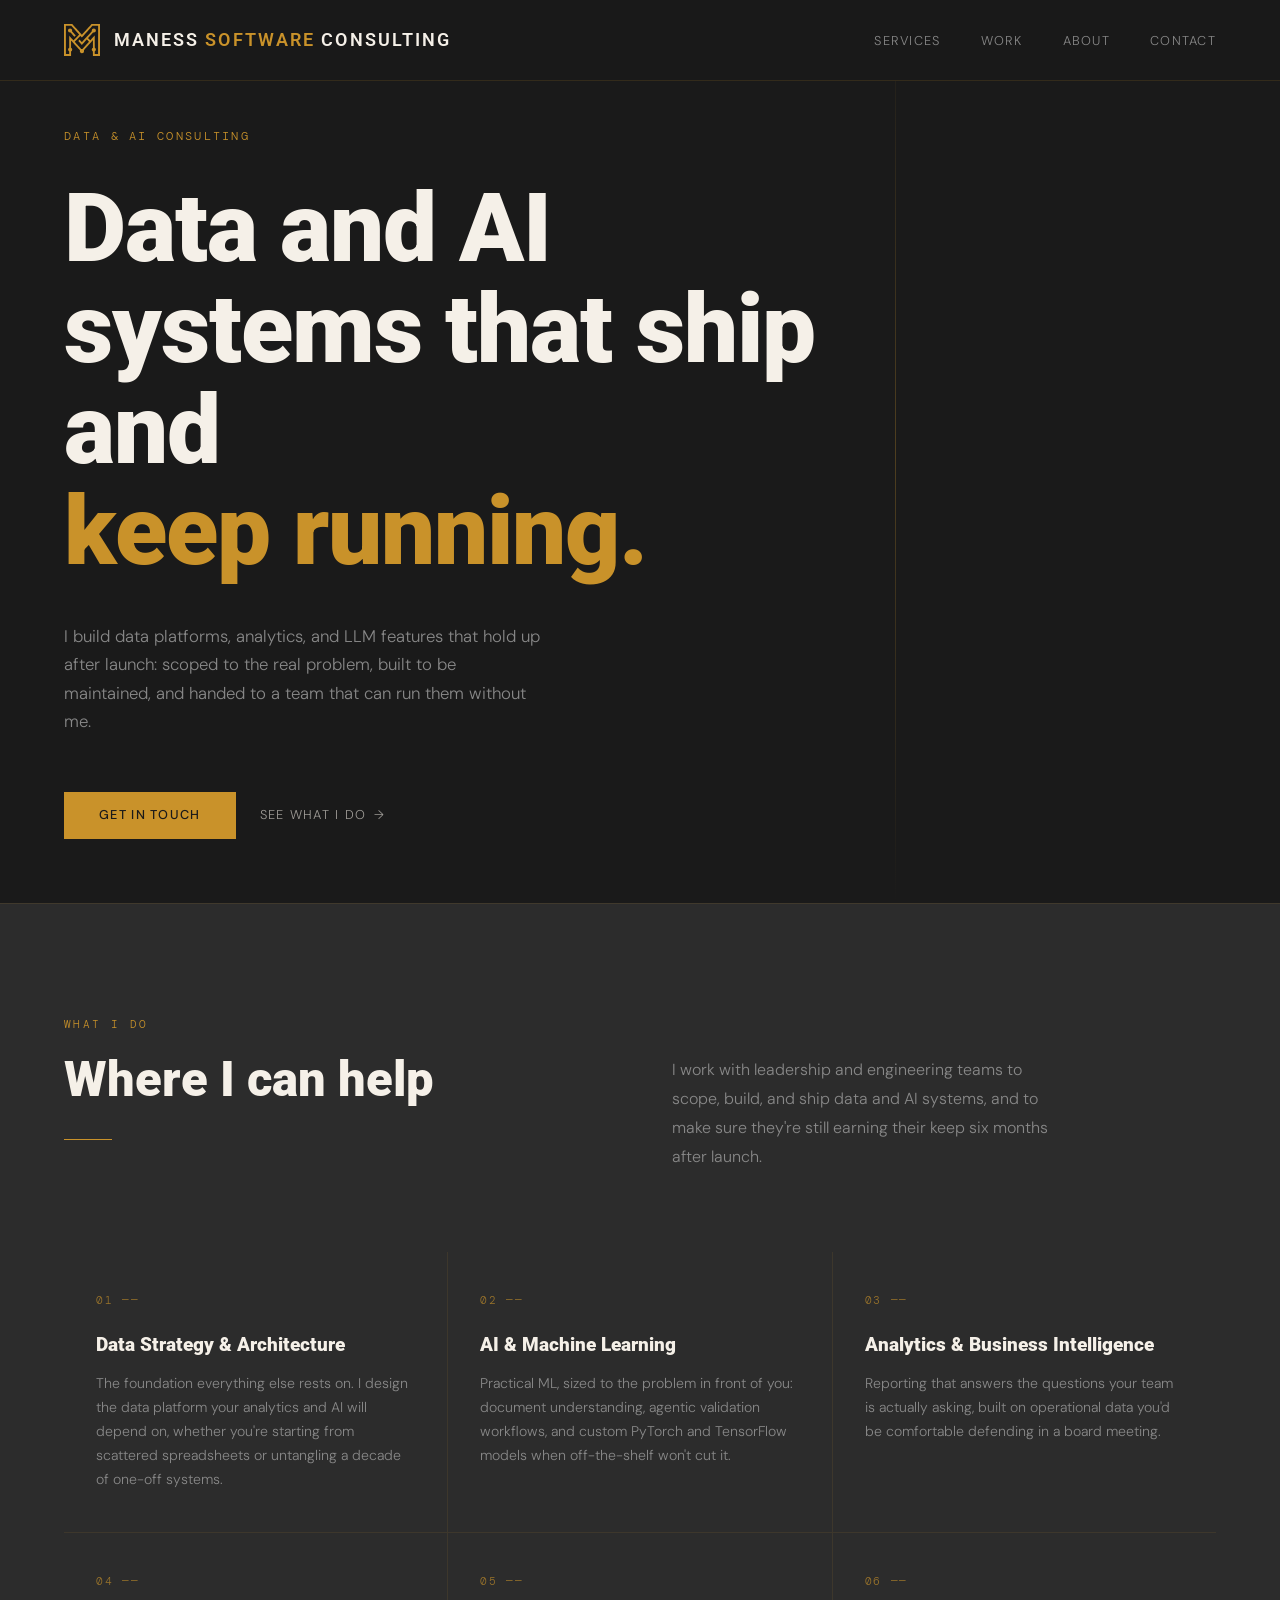
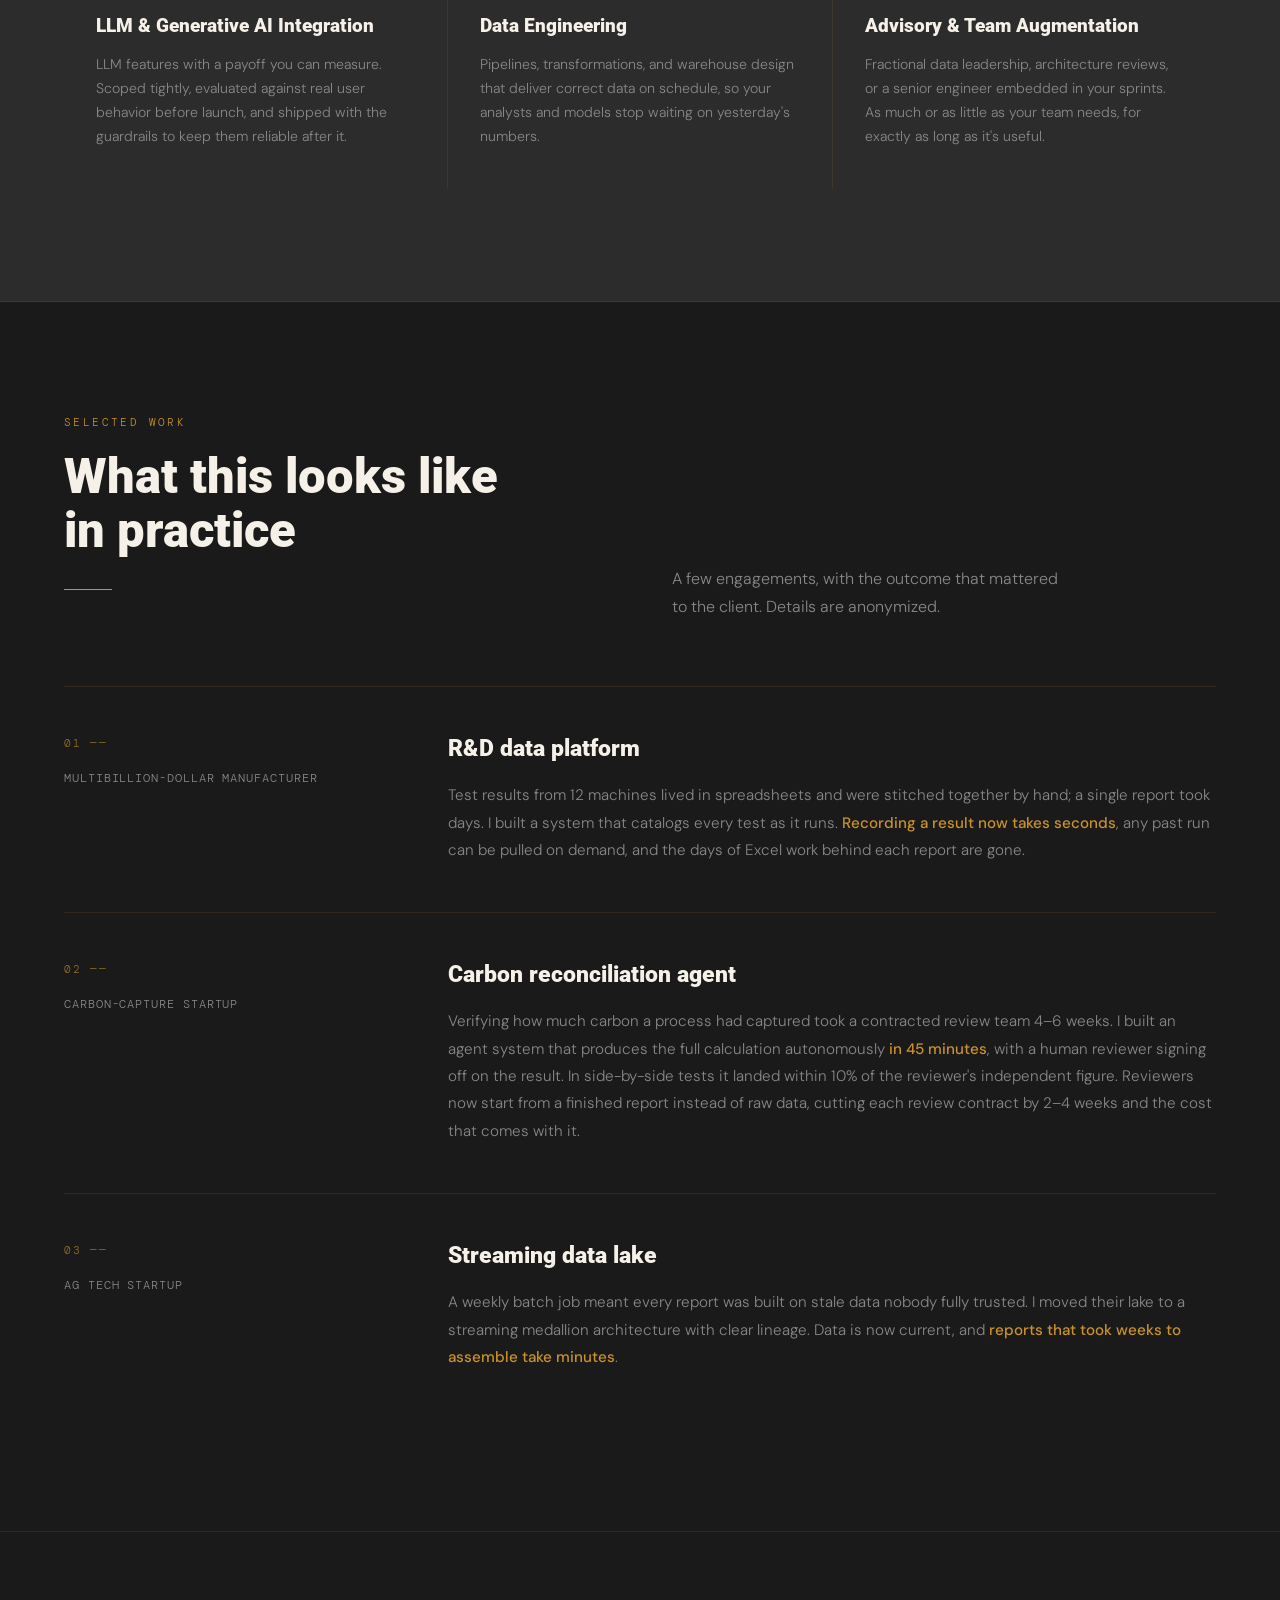
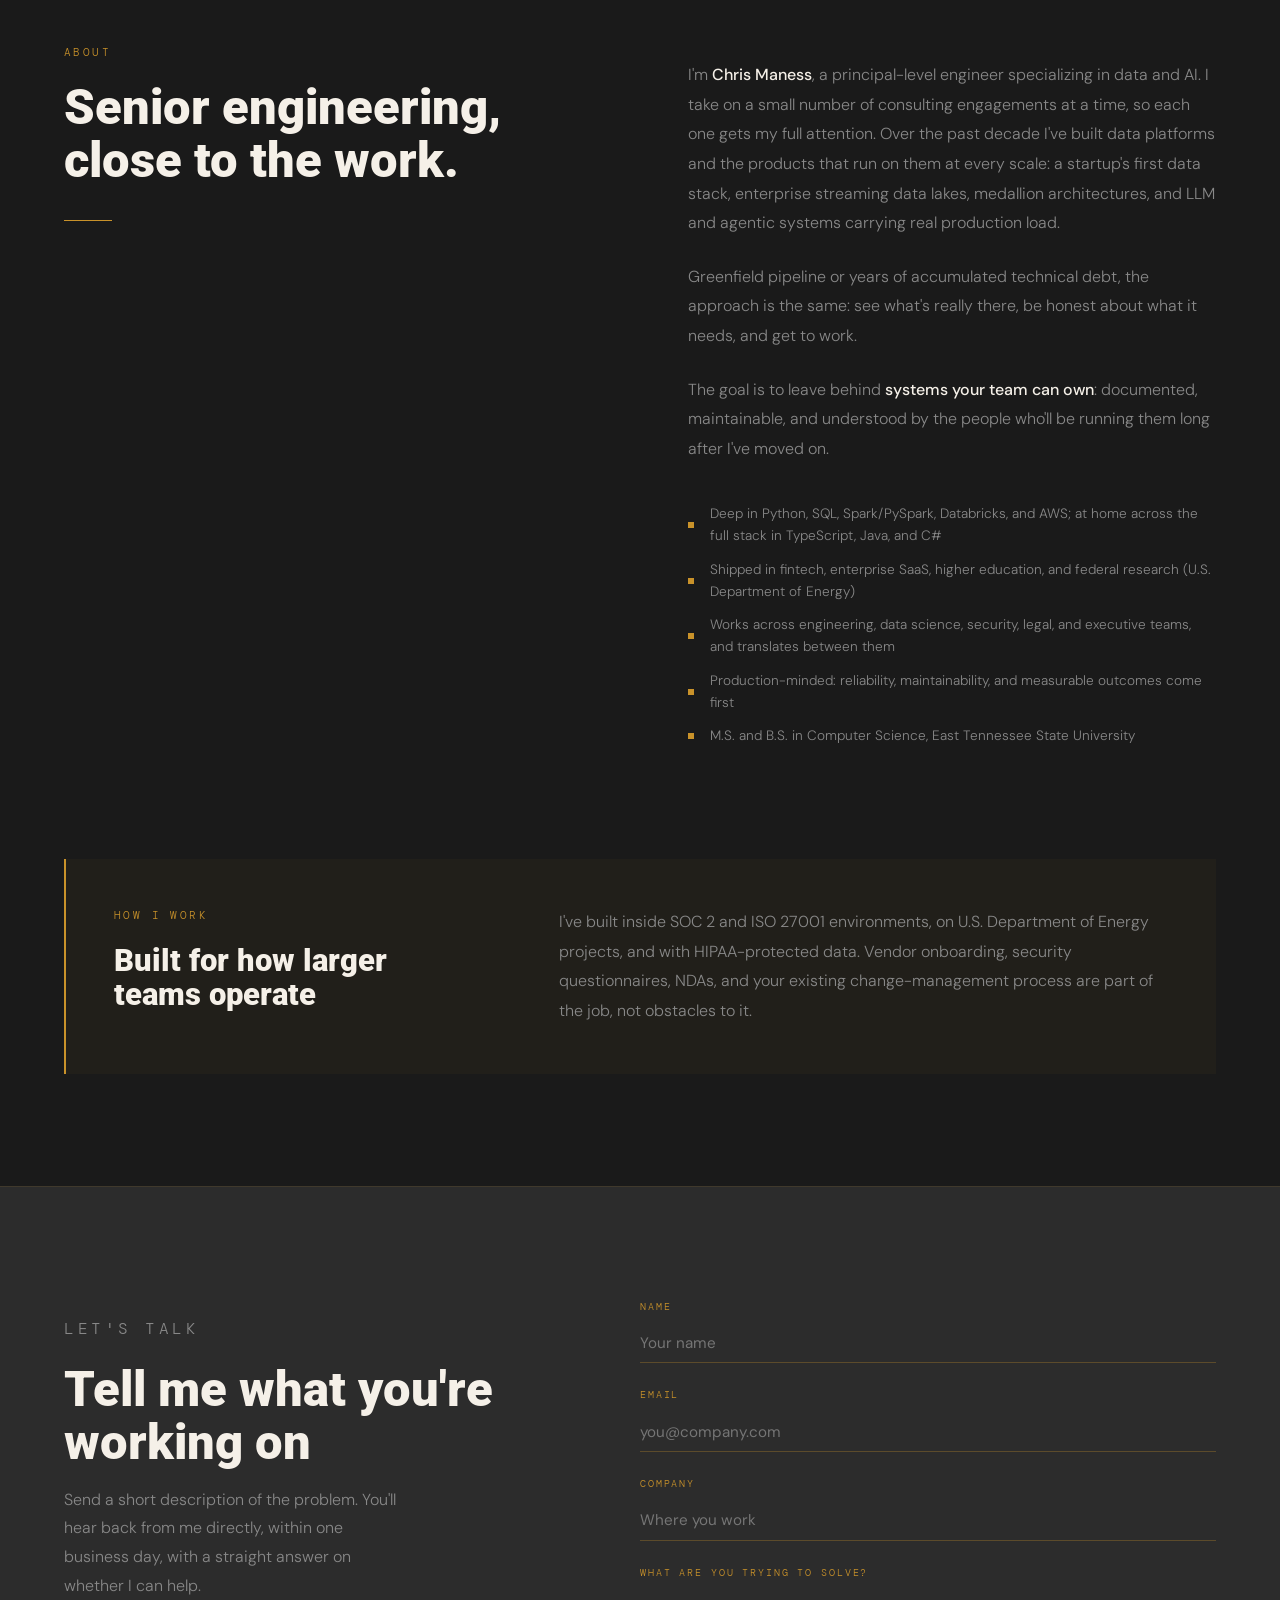
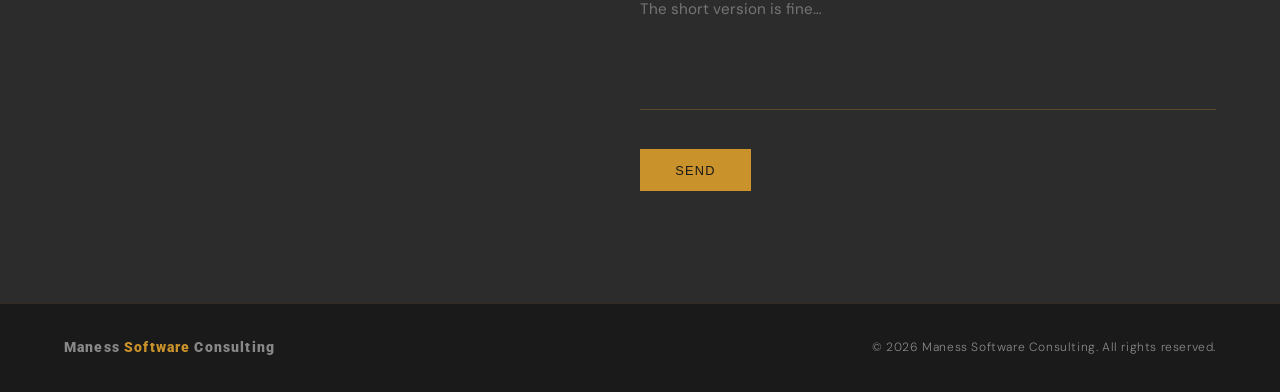
<file: index.html>
<!DOCTYPE html>
<html lang="en">
<head>
  <meta charset="UTF-8" />
  <meta name="viewport" content="width=device-width, initial-scale=1.0" />
  <title>Maness Software Consulting | Data &amp; AI Systems Built for Production</title>
  <link rel="icon" href="favicon.ico" sizes="16x16 32x32 48x48 64x64">
  <link rel="icon" type="image/svg+xml" href="maness_consulting_logo_gold_circle.svg">
  <link rel="preconnect" href="https://fonts.googleapis.com" />
  <link rel="preconnect" href="https://fonts.gstatic.com" crossorigin />
  <link href="https://fonts.googleapis.com/css2?family=Roboto:wght@400;700;900&family=DM+Sans:wght@300;400;500&family=DM+Mono:wght@400&display=swap" rel="stylesheet" />

  <style>
    :root {
      --charcoal: #1a1a1a;
      --charcoal-mid: #2c2c2c;
      --charcoal-light: #3e3e3e;
      --gold: #c9922a;
      --gold-bright: #e0a83a;
      --cream: #f5f0e8;
      --text-muted: #888;
    }

    *, *::before, *::after {
      box-sizing: border-box;
      margin: 0;
      padding: 0;
    }

    html {
      scroll-behavior: smooth;
    }

    body {
      background: var(--charcoal);
      color: var(--cream);
      font-family: 'DM Sans', sans-serif;
      font-weight: 300;
      line-height: 1.6;
      overflow-x: hidden;
    }

    /* ─── NAV ─── */
    nav {
      position: fixed;
      top: 0;
      width: 100%;
      z-index: 100;
      display: flex;
      justify-content: space-between;
      align-items: center;
      padding: 1.5rem 4rem;
      background: rgba(26,26,26,0.92);
      backdrop-filter: blur(12px);
      border-bottom: 1px solid rgba(201,146,42,0.15);
    }

    .nav-logo {
      display: flex;
      align-items: center;
      gap: 0.85rem;
      font-family: 'Roboto', sans-serif;
      font-size: 1.1rem;
      font-weight: 600;
      letter-spacing: 0.12em;
      text-transform: uppercase;
      color: var(--cream);
      text-decoration: none;
    }

    .nav-logo img {
      height: 2rem;
      width: auto;
      display: block;
      flex-shrink: 0;
    }

    .nav-logo-text span {
      color: var(--gold);
    }

    .nav-links {
      display: flex;
      gap: 2.5rem;
      list-style: none;
    }

    .nav-links a {
      color: var(--text-muted);
      text-decoration: none;
      font-size: 0.8rem;
      letter-spacing: 0.1em;
      text-transform: uppercase;
      transition: color 0.25s;
    }

    .nav-links a:hover {
      color: var(--gold-bright);
    }

    /* ─── HERO ─── */
    #hero {
      min-height: 100vh;
      display: flex;
      flex-direction: column;
      justify-content: center;
      padding: 8rem 4rem 4rem;
      position: relative;
      overflow: hidden;
    }

    .hero-bg-line {
      position: absolute;
      top: 0; right: 0;
      width: 1px;
      height: 100%;
      background: linear-gradient(to bottom, transparent, var(--gold), transparent);
      opacity: 0.3;
      right: 30%;
    }

    .hero-eyebrow {
      font-family: 'DM Mono', monospace;
      font-size: 0.72rem;
      letter-spacing: 0.2em;
      color: var(--gold);
      text-transform: uppercase;
      margin-bottom: 2rem;
      opacity: 0;
      animation: fadeUp 0.8s 0.2s forwards;
    }

    .hero-heading {
      font-family: 'Roboto', sans-serif;
      font-size: clamp(3rem, 7.5vw, 7.5rem);
      font-weight: 900;
      line-height: 1.05;
      letter-spacing: -0.01em;
      max-width: 820px;
      opacity: 0;
      animation: fadeUp 0.9s 0.4s forwards;
    }

    .hero-heading em {
      font-style: normal;
      color: var(--gold);
    }

    .hero-sub {
      margin-top: 2.5rem;
      font-size: 1.05rem;
      color: var(--text-muted);
      max-width: 480px;
      line-height: 1.7;
      opacity: 0;
      animation: fadeUp 0.9s 0.65s forwards;
    }

    .hero-cta {
      margin-top: 3.5rem;
      display: flex;
      gap: 1.5rem;
      align-items: center;
      opacity: 0;
      animation: fadeUp 0.9s 0.85s forwards;
    }

    .btn-primary {
      display: inline-block;
      padding: 0.85rem 2.2rem;
      background: var(--gold);
      color: var(--charcoal);
      text-decoration: none;
      font-size: 0.8rem;
      font-weight: 500;
      letter-spacing: 0.1em;
      text-transform: uppercase;
      transition: background 0.25s, transform 0.2s;
    }

    .btn-primary:hover {
      background: var(--gold-bright);
      transform: translateY(-1px);
    }

    .btn-ghost {
      font-size: 0.8rem;
      letter-spacing: 0.1em;
      text-transform: uppercase;
      color: var(--cream);
      text-decoration: none;
      opacity: 0.6;
      transition: opacity 0.25s;
      display: flex;
      align-items: center;
      gap: 0.5rem;
    }

    .btn-ghost:hover { opacity: 1; }
    .btn-ghost::after { content: '→'; }

    /* ─── SECTION SHARED ─── */
    section {
      padding: 7rem 4rem;
    }

    .section-label {
      font-family: 'DM Mono', monospace;
      font-size: 0.68rem;
      letter-spacing: 0.22em;
      color: var(--gold);
      text-transform: uppercase;
      margin-bottom: 1.2rem;
    }

    .section-heading {
      font-family: 'Roboto', sans-serif;
      font-size: clamp(2rem, 3.8vw, 3.4rem);
      font-weight: 900;
      line-height: 1.1;
      margin-bottom: 1rem;
    }

    .divider {
      width: 48px;
      height: 1px;
      background: var(--gold);
      margin: 2rem 0;
    }

    /* ─── SERVICES ─── */
    #services {
      background: var(--charcoal-mid);
      border-top: 1px solid rgba(201,146,42,0.12);
      border-bottom: 1px solid rgba(201,146,42,0.12);
    }

    .services-intro {
      display: grid;
      grid-template-columns: 1fr 1fr;
      gap: 4rem;
      margin-bottom: 5rem;
      align-items: end;
    }

    .services-desc {
      color: var(--text-muted);
      font-size: 1rem;
      max-width: 400px;
      line-height: 1.8;
      align-self: end;
    }

    .services-grid {
      display: grid;
      grid-template-columns: repeat(3, 1fr);
      gap: 1px;
      background: rgba(201,146,42,0.1);
    }

    .service-card {
      background: var(--charcoal-mid);
      padding: 2.5rem 2rem;
      position: relative;
      transition: background 0.3s;
      cursor: default;
    }

    .service-card:hover {
      background: var(--charcoal-light);
    }

    .service-card:hover .service-number {
      color: var(--gold-bright);
    }

    .service-number {
      font-family: 'DM Mono', monospace;
      font-size: 0.68rem;
      color: var(--gold);
      opacity: 0.7;
      letter-spacing: 0.15em;
      margin-bottom: 1.5rem;
      transition: color 0.3s;
    }

    .service-title {
      font-family: 'Roboto', sans-serif;
      font-size: 1.2rem;
      font-weight: 900;
      margin-bottom: 1rem;
      line-height: 1.2;
    }

    .service-blurb {
      font-size: 0.88rem;
      color: var(--text-muted);
      line-height: 1.7;
    }

    .service-accent {
      position: absolute;
      bottom: 0; left: 0;
      width: 0;
      height: 2px;
      background: var(--gold);
      transition: width 0.4s ease;
    }

    .service-card:hover .service-accent {
      width: 100%;
    }

    /* ─── STATEMENTS ─── */
    #statements {
      display: flex;
      flex-direction: column;
      gap: 0;
      padding: 0;
    }

    .statement-row {
      padding: 2.2rem 4rem;
      border-bottom: 1px solid rgba(201,146,42,0.08);
      display: flex;
      align-items: center;
      gap: 2rem;
      transition: background 0.2s;
    }

    .statement-row:hover {
      background: rgba(201,146,42,0.04);
    }

    .statement-row:hover .stmt-arrow {
      opacity: 1;
      transform: translateX(4px);
    }

    .stmt-index {
      font-family: 'DM Mono', monospace;
      font-size: 0.65rem;
      color: var(--gold);
      opacity: 0.5;
      min-width: 2rem;
    }

    .stmt-text {
      font-family: 'Roboto', sans-serif;
      font-size: clamp(1.15rem, 2.2vw, 1.8rem);
      font-weight: 900;
      line-height: 1.3;
      flex: 1;
    }

    .stmt-text strong {
      font-weight: 600;
      color: var(--gold);
    }

    .stmt-arrow {
      color: var(--gold);
      opacity: 0;
      transition: opacity 0.2s, transform 0.2s;
      font-size: 1.2rem;
    }

    /* ─── ABOUT ─── */
    #about {
      display: grid;
      grid-template-columns: 1fr 1fr;
      gap: 6rem;
      align-items: start;
    }

    .about-left .section-heading {
      max-width: 440px;
    }

    .about-right {
      padding-top: 1rem;
    }

    .about-right p {
      color: var(--text-muted);
      font-size: 1rem;
      line-height: 1.85;
      margin-bottom: 1.5rem;
    }

    .about-right p strong {
      color: var(--cream);
      font-weight: 500;
    }

    .credentials {
      margin-top: 2.5rem;
      display: flex;
      flex-direction: column;
      gap: 0.75rem;
    }

    .credential {
      display: flex;
      align-items: center;
      gap: 1rem;
      font-size: 0.85rem;
      color: var(--text-muted);
    }

    .credential::before {
      content: '';
      display: inline-block;
      width: 6px;
      height: 6px;
      background: var(--gold);
      flex-shrink: 0;
    }

    /* ─── CONTACT ─── */
    #contact {
      background: var(--charcoal-mid);
      border-top: 1px solid rgba(201,146,42,0.12);
    }

    .contact-inner {
      display: grid;
      grid-template-columns: 1fr 1.2fr;
      gap: 6rem;
      align-items: start;
    }

    .contact-left p {
      color: var(--text-muted);
      font-size: 1rem;
      line-height: 1.8;
      max-width: 340px;
      margin-top: 1rem;
    }

    .contact-tagline {
      margin-top: 3rem;
      font-family: 'Roboto', sans-serif;
      font-size: 1.3rem;
      font-style: normal;
      font-weight: 600;
      color: var(--gold);
      line-height: 1.4;
    }

    .form-group {
      margin-bottom: 1.5rem;
    }

    label {
      display: block;
      font-family: 'DM Mono', monospace;
      font-size: 0.65rem;
      letter-spacing: 0.18em;
      color: var(--gold);
      text-transform: uppercase;
      margin-bottom: 0.5rem;
    }

    input, textarea {
      width: 100%;
      background: transparent;
      border: none;
      border-bottom: 1px solid rgba(201,146,42,0.3);
      color: var(--cream);
      font-family: 'DM Sans', sans-serif;
      font-size: 0.95rem;
      padding: 0.6rem 0;
      outline: none;
      transition: border-color 0.25s;
    }

    input:focus, textarea:focus {
      border-bottom-color: var(--gold-bright);
    }

    textarea {
      resize: none;
      height: 120px;
    }

    .form-submit {
      margin-top: 2rem;
      display: flex;
      align-items: center;
      gap: 1.5rem;
    }

    /* ─── FOOTER ─── */
    footer {
      padding: 2rem 4rem;
      display: flex;
      justify-content: space-between;
      align-items: center;
      border-top: 1px solid rgba(201,146,42,0.12);
    }

    footer p {
      font-size: 0.75rem;
      color: var(--text-muted);
      letter-spacing: 0.05em;
    }

    footer .footer-logo {
      font-family: 'Roboto', sans-serif;
      font-size: 0.9rem;
      font-weight: 900;
      letter-spacing: 0.08em;
    }

    footer .footer-logo span { color: var(--gold); }

    /* ─── WORK ─── */
    #work {
      border-bottom: 1px solid rgba(201,146,42,0.12);
    }

    .work-intro {
      display: grid;
      grid-template-columns: 1fr 1fr;
      gap: 4rem;
      margin-bottom: 4rem;
      align-items: end;
    }

    .work-desc {
      color: var(--text-muted);
      font-size: 1rem;
      max-width: 400px;
      line-height: 1.8;
      align-self: end;
    }

    .work-item {
      display: grid;
      grid-template-columns: 1fr 2.4fr;
      gap: 4rem;
      padding: 3rem 0;
      border-top: 1px solid rgba(201,146,42,0.12);
      transition: background 0.3s;
    }

    .work-item:hover {
      background: rgba(201,146,42,0.03);
    }

    .work-number {
      font-family: 'DM Mono', monospace;
      font-size: 0.68rem;
      color: var(--gold);
      opacity: 0.7;
      letter-spacing: 0.15em;
      margin-bottom: 1rem;
    }

    .work-client {
      font-family: 'DM Mono', monospace;
      font-size: 0.72rem;
      line-height: 1.7;
      color: var(--text-muted);
      text-transform: uppercase;
      letter-spacing: 0.08em;
    }

    .work-title {
      font-family: 'Roboto', sans-serif;
      font-size: 1.45rem;
      font-weight: 900;
      line-height: 1.2;
      margin-bottom: 1.2rem;
    }

    .work-text {
      font-size: 0.95rem;
      color: var(--text-muted);
      line-height: 1.8;
    }

    .work-text strong {
      color: var(--gold);
      font-weight: 500;
    }

    /* ─── HOW I WORK ─── */
    #how-i-work {
      padding-top: 0;
    }

    .how-panel {
      background: rgba(201,146,42,0.04);
      border-left: 2px solid var(--gold);
      padding: 3rem;
      display: grid;
      grid-template-columns: 1fr 1.6fr;
      gap: 4rem;
      align-items: start;
    }

    .how-panel .section-heading {
      font-size: clamp(1.5rem, 2.4vw, 2.1rem);
      margin-bottom: 0;
      max-width: 320px;
    }

    .how-body {
      color: var(--text-muted);
      font-size: 1rem;
      line-height: 1.85;
    }

    .how-body strong {
      color: var(--cream);
      font-weight: 500;
    }

    /* ─── ANIMATIONS ─── */
    @keyframes fadeUp {
      from { opacity: 0; transform: translateY(20px); }
      to   { opacity: 1; transform: translateY(0); }
    }

    /* ─── RESPONSIVE ─── */
    @media (max-width: 900px) {
      nav {
        padding: 1rem 1.5rem;
        flex-wrap: wrap;
        justify-content: center;
        gap: 0.6rem 0;
      }
      .nav-logo { font-size: 0.95rem; gap: 0.65rem; }
      .nav-logo img { height: 1.6rem; }
      .nav-links { gap: 1.5rem; }
      .nav-links a { font-size: 0.72rem; }
      #hero { padding-top: 10rem; }
      #hero, section { padding-left: 1.5rem; padding-right: 1.5rem; }
      .services-intro { grid-template-columns: 1fr; gap: 1.5rem; }
      .services-grid { grid-template-columns: 1fr; }
      #about { grid-template-columns: 1fr; gap: 2.5rem; }
      .contact-inner { grid-template-columns: 1fr; gap: 2.5rem; }
      .work-intro { grid-template-columns: 1fr; gap: 1.5rem; }
      .work-item { grid-template-columns: 1fr; gap: 1.5rem; padding: 2.5rem 0; }
      .how-panel { grid-template-columns: 1fr; gap: 1.5rem; padding: 2rem 1.5rem; }
      .statement-row { padding-left: 1.5rem; padding-right: 1.5rem; }
      footer { flex-direction: column; gap: 0.5rem; text-align: center; }
    }
  </style>
</head>
<body>

<!-- NAV -->
<nav>
  <a class="nav-logo" href="#hero" aria-label="Maness Software Consulting home">
    <img src="maness_consulting_logo_gold.svg" alt="">
    <span class="nav-logo-text">Maness <span>Software</span> Consulting</span>
  </a>
  <ul class="nav-links">
    <li><a href="#services">Services</a></li>
    <li><a href="#work">Work</a></li>
    <li><a href="#about">About</a></li>
    <li><a href="#contact">Contact</a></li>
  </ul>
</nav>

<!-- HERO -->
<section id="hero">
  <div class="hero-bg-line"></div>
  <p class="hero-eyebrow">Data &amp; AI Consulting</p>
  <h1 class="hero-heading">
    Data and AI systems that ship and<br>
    <em>keep running.</em>
  </h1>
  <p class="hero-sub">
    I build data platforms, analytics, and LLM features that hold up after launch: scoped to the real problem, built to be maintained, and handed to a team that can run them without me.
  </p>
  <div class="hero-cta">
    <a href="#contact" class="btn-primary">Get in touch</a>
    <a href="#services" class="btn-ghost">See what I do</a>
  </div>
</section>

<!-- SERVICES -->
<section id="services">
  <div class="services-intro">
    <div>
      <p class="section-label">What I Do</p>
      <h2 class="section-heading">Where I can help</h2>
      <div class="divider"></div>
    </div>
    <p class="services-desc">
      I work with leadership and engineering teams to scope, build, and ship data and AI systems, and to make sure they're still earning their keep six months after launch.
    </p>
  </div>

  <div class="services-grid">
    <div class="service-card">
      <p class="service-number">01 ——</p>
      <h3 class="service-title">Data Strategy &amp; Architecture</h3>
      <p class="service-blurb">The foundation everything else rests on. I design the data platform your analytics and AI will depend on, whether you're starting from scattered spreadsheets or untangling a decade of one-off systems.</p>
      <div class="service-accent"></div>
    </div>
    <div class="service-card">
      <p class="service-number">02 ——</p>
      <h3 class="service-title">AI &amp; Machine Learning</h3>
      <p class="service-blurb">Practical ML, sized to the problem in front of you: document understanding, agentic validation workflows, and custom PyTorch and TensorFlow models when off-the-shelf won't cut it.</p>
      <div class="service-accent"></div>
    </div>
    <div class="service-card">
      <p class="service-number">03 ——</p>
      <h3 class="service-title">Analytics &amp; Business Intelligence</h3>
      <p class="service-blurb">Reporting that answers the questions your team is actually asking, built on operational data you'd be comfortable defending in a board meeting.</p>
      <div class="service-accent"></div>
    </div>
    <div class="service-card">
      <p class="service-number">04 ——</p>
      <h3 class="service-title">LLM &amp; Generative AI Integration</h3>
      <p class="service-blurb">LLM features with a payoff you can measure. Scoped tightly, evaluated against real user behavior before launch, and shipped with the guardrails to keep them reliable after it.</p>
      <div class="service-accent"></div>
    </div>
    <div class="service-card">
      <p class="service-number">05 ——</p>
      <h3 class="service-title">Data Engineering</h3>
      <p class="service-blurb">Pipelines, transformations, and warehouse design that deliver correct data on schedule, so your analysts and models stop waiting on yesterday's numbers.</p>
      <div class="service-accent"></div>
    </div>
    <div class="service-card">
      <p class="service-number">06 ——</p>
      <h3 class="service-title">Advisory &amp; Team Augmentation</h3>
      <p class="service-blurb">Fractional data leadership, architecture reviews, or a senior engineer embedded in your sprints. As much or as little as your team needs, for exactly as long as it's useful.</p>
      <div class="service-accent"></div>
    </div>
  </div>
</section>

<!-- WORK -->
<section id="work">
  <div class="work-intro">
    <div>
      <p class="section-label">Selected Work</p>
      <h2 class="section-heading">What this looks like<br>in practice</h2>
      <div class="divider"></div>
    </div>
    <p class="work-desc">
      A few engagements, with the outcome that mattered to the client. Details are anonymized.
    </p>
  </div>

  <div class="work-list">
    <article class="work-item">
      <div class="work-meta">
        <p class="work-number">01 ——</p>
        <p class="work-client">Multibillion-dollar manufacturer</p>
      </div>
      <div class="work-body">
        <h3 class="work-title">R&amp;D data platform</h3>
        <p class="work-text">Test results from 12 machines lived in spreadsheets and were stitched together by hand; a single report took days. I built a system that catalogs every test as it runs. <strong>Recording a result now takes seconds</strong>, any past run can be pulled on demand, and the days of Excel work behind each report are gone.</p>
      </div>
    </article>

    <article class="work-item">
      <div class="work-meta">
        <p class="work-number">02 ——</p>
        <p class="work-client">Carbon-capture startup</p>
      </div>
      <div class="work-body">
        <h3 class="work-title">Carbon reconciliation agent</h3>
        <p class="work-text">Verifying how much carbon a process had captured took a contracted review team 4–6 weeks. I built an agent system that produces the full calculation autonomously <strong>in 45 minutes</strong>, with a human reviewer signing off on the result. In side-by-side tests it landed within 10% of the reviewer's independent figure. Reviewers now start from a finished report instead of raw data, cutting each review contract by 2–4 weeks and the cost that comes with it.</p>
      </div>
    </article>

    <article class="work-item">
      <div class="work-meta">
        <p class="work-number">03 ——</p>
        <p class="work-client">Ag tech startup</p>
      </div>
      <div class="work-body">
        <h3 class="work-title">Streaming data lake</h3>
        <p class="work-text">A weekly batch job meant every report was built on stale data nobody fully trusted. I moved their lake to a streaming medallion architecture with clear lineage. Data is now current, and <strong>reports that took weeks to assemble take minutes</strong>.</p>
      </div>
    </article>
  </div>
</section>

<!-- ABOUT -->
<section id="about">
  <div class="about-left">
    <p class="section-label">About</p>
    <h2 class="section-heading">Senior engineering, close to the work.</h2>
    <div class="divider"></div>
  </div>
  <div class="about-right">
    <p>
      I'm <strong>Chris Maness</strong>, a principal-level engineer specializing in data and AI. I take on a small number of consulting engagements at a time, so each one gets my full attention. Over the past decade I've built data platforms and the products that run on them at every scale: a startup's first data stack, enterprise streaming data lakes, medallion architectures, and LLM and agentic systems carrying real production load.
    </p>
    <p>
      Greenfield pipeline or years of accumulated technical debt, the approach is the same: see what's really there, be honest about what it needs, and get to work.
    </p>
    <p>
      The goal is to leave behind <strong>systems your team can own</strong>: documented, maintainable, and understood by the people who'll be running them long after I've moved on.
    </p>
    <div class="credentials">
      <div class="credential">Deep in Python, SQL, Spark/PySpark, Databricks, and AWS; at home across the full stack in TypeScript, Java, and C#</div>
      <div class="credential">Shipped in fintech, enterprise SaaS, higher education, and federal research (U.S. Department of Energy)</div>
      <div class="credential">Works across engineering, data science, security, legal, and executive teams, and translates between them</div>
      <div class="credential">Production-minded: reliability, maintainability, and measurable outcomes come first</div>
      <div class="credential">M.S. and B.S. in Computer Science, East Tennessee State University</div>
    </div>
  </div>
</section>

<!-- HOW I WORK -->
<section id="how-i-work">
  <div class="how-panel">
    <div>
      <p class="section-label">How I Work</p>
      <h2 class="section-heading">Built for how larger teams operate</h2>
    </div>
    <p class="how-body">
      I've built inside SOC 2 and ISO 27001 environments, on U.S. Department of Energy projects, and with HIPAA-protected data. Vendor onboarding, security questionnaires, NDAs, and your existing change-management process are part of the job, not obstacles to it.
    </p>
  </div>
</section>

<!-- CONTACT -->
<section id="contact">
  <div class="contact-inner">
    <div class="contact-left">
      <p class="section-label">Let's Talk</p>
      <h2 class="section-heading">Tell me what you're working on</h2>
      <p>Send a short description of the problem. You'll hear back from me directly, within one business day, with a straight answer on whether I can help.</p>
    </div>
    <div class="contact-right">
      <form id="contact-form" action="https://api.web3forms.com/submit" method="POST">
        <input type="hidden" name="access_key" value="3c3b1117-a781-49d5-a3b8-685adb78a9c9">
        <input type="hidden" name="subject" value="New inquiry from manessconsulting site">
        <input type="hidden" name="from_name" value="Maness Software Consulting">
        <input type="checkbox" name="botcheck" class="hidden" style="display:none;" tabindex="-1" autocomplete="off">
        <div class="form-group">
          <label for="name">Name</label>
          <input type="text" id="name" name="name" placeholder="Your name" required />
        </div>
        <div class="form-group">
          <label for="email">Email</label>
          <input type="email" id="email" name="email" placeholder="you@company.com" required />
        </div>
        <div class="form-group">
          <label for="company">Company</label>
          <input type="text" id="company" name="company" placeholder="Where you work" />
        </div>
        <div class="form-group">
          <label for="message">What are you trying to solve?</label>
          <textarea id="message" name="message" placeholder="The short version is fine…" required></textarea>
        </div>
        <div class="form-submit">
          <button type="submit" id="form-submit-btn" class="btn-primary" style="border:none;cursor:pointer;">Send</button>
        </div>
      </form>
      <p id="form-success" style="display:none;margin-top:1.5rem;color:var(--gold);font-family:'Roboto',sans-serif;font-size:1.1rem;font-weight:600;">
        Got it. You'll hear back from me directly within one business day.
      </p>
      <p id="form-error" style="display:none;margin-top:1.5rem;color:#c0392b;font-family:'Roboto',sans-serif;font-size:1rem;">
        Something went wrong sending that. Please try again, or email me directly.
      </p>
    </div>
  </div>
</section>

<!-- FOOTER -->
<footer>
  <p class="footer-logo">Maness <span>Software</span> Consulting</p>
  <p>© 2026 Maness Software Consulting. All rights reserved.</p>
</footer>

<script>
  const contactForm = document.getElementById('contact-form');
  contactForm.addEventListener('submit', async (e) => {
    e.preventDefault();
    const btn = document.getElementById('form-submit-btn');
    const errorEl = document.getElementById('form-error');
    errorEl.style.display = 'none';
    btn.disabled = true;
    btn.textContent = 'Sending…';
    try {
      const res = await fetch(contactForm.action, {
        method: 'POST',
        headers: { 'Accept': 'application/json' },
        body: new FormData(contactForm)
      });
      const data = await res.json();
      if (res.ok && data.success) {
        contactForm.style.display = 'none';
        document.getElementById('form-success').style.display = 'block';
      } else {
        throw new Error(data.message || 'Submission failed');
      }
    } catch (err) {
      console.error('Contact form error:', err);
      errorEl.style.display = 'block';
      btn.disabled = false;
      btn.textContent = 'Send';
    }
  });

  // Subtle scroll fade-in for service cards and statement rows
  const observer = new IntersectionObserver((entries) => {
    entries.forEach(entry => {
      if (entry.isIntersecting) {
        entry.target.style.opacity = '1';
        entry.target.style.transform = 'translateY(0)';
      }
    });
  }, { threshold: 0.1 });

  document.querySelectorAll('.service-card').forEach((el, i) => {
    el.style.opacity = '0';
    el.style.transform = 'translateY(16px)';
    el.style.transition = `opacity 0.6s ${i * 0.08}s, transform 0.6s ${i * 0.08}s, background 0.3s`;
    observer.observe(el);
  });

  document.querySelectorAll('.work-item').forEach((el, i) => {
    el.style.opacity = '0';
    el.style.transform = 'translateY(16px)';
    el.style.transition = `opacity 0.6s ${i * 0.08}s, transform 0.6s ${i * 0.08}s, background 0.3s`;
    observer.observe(el);
  });

  document.querySelectorAll('.statement-row').forEach((el, i) => {
    el.style.opacity = '0';
    el.style.transform = 'translateX(-12px)';
    el.style.transition = `opacity 0.5s ${i * 0.1}s, transform 0.5s ${i * 0.1}s, background 0.2s`;
    observer.observe(el);
  });
</script>
</body>
</html>
</file>
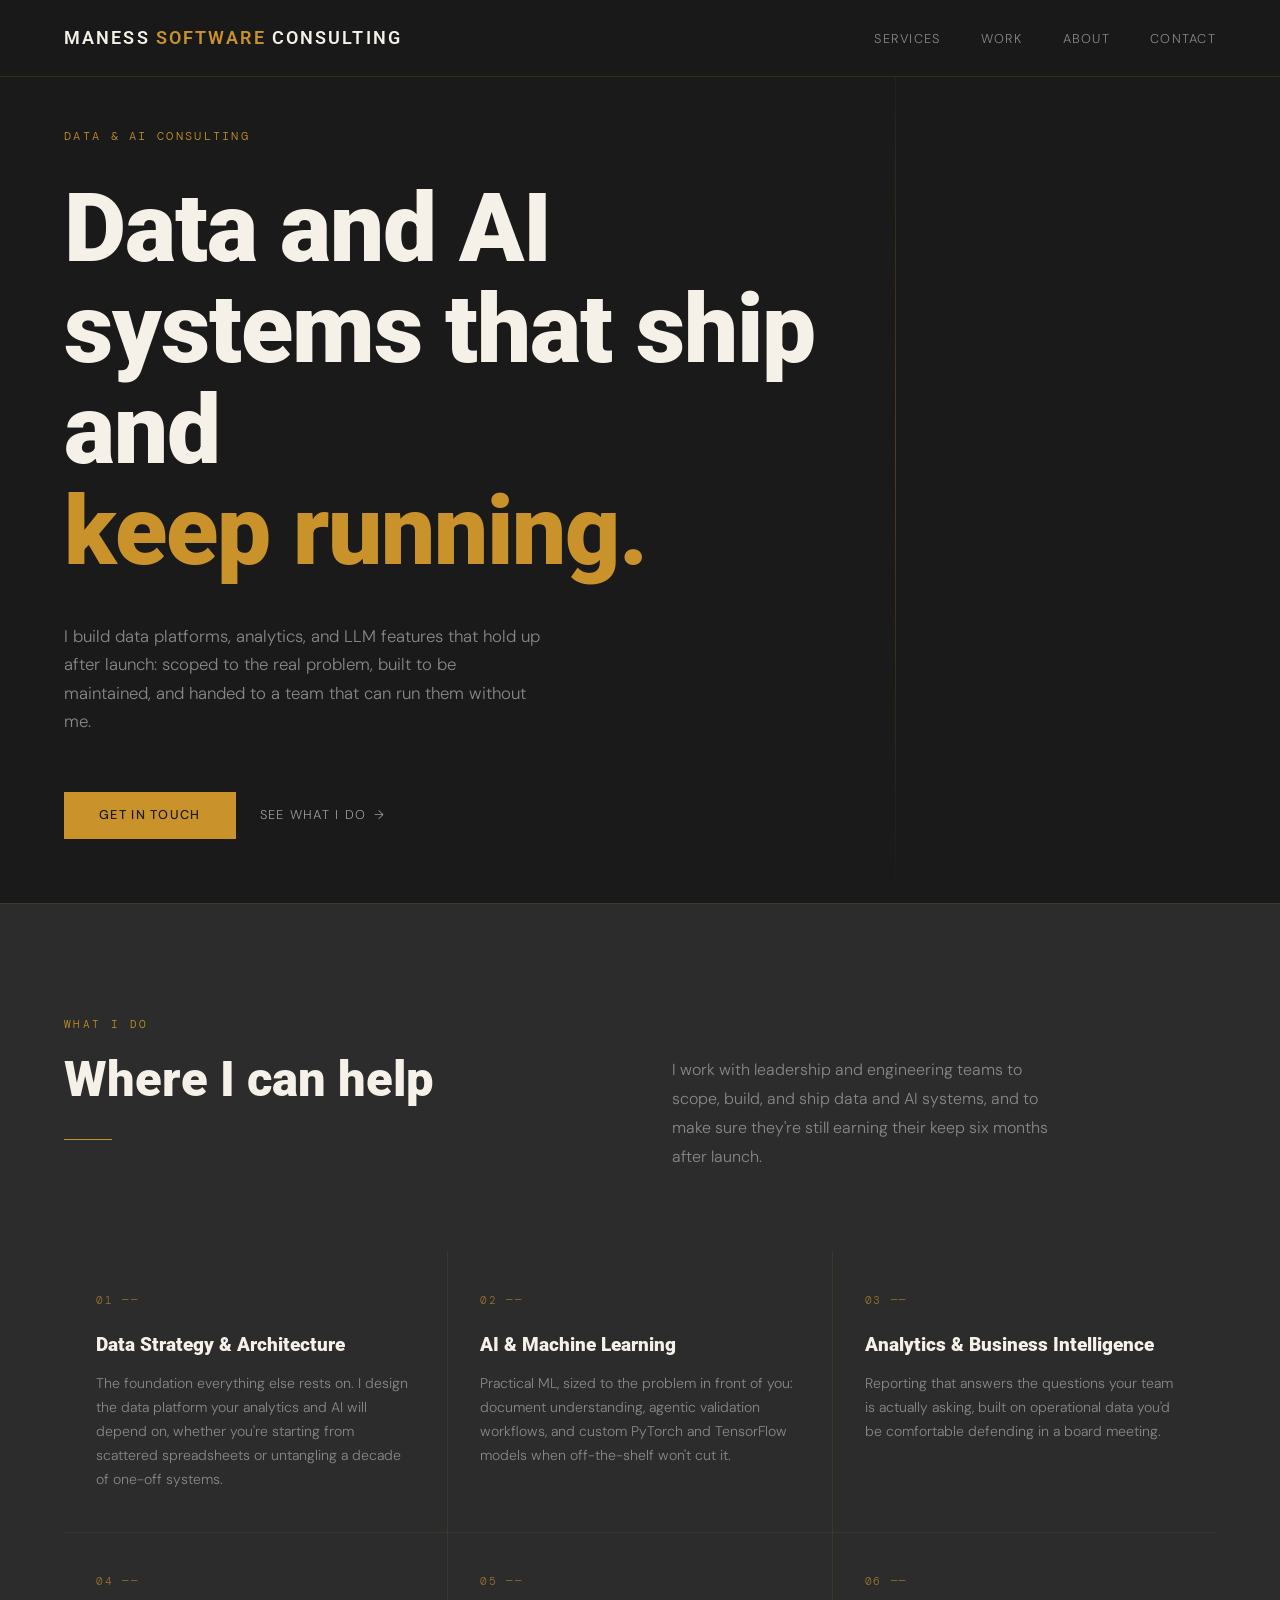
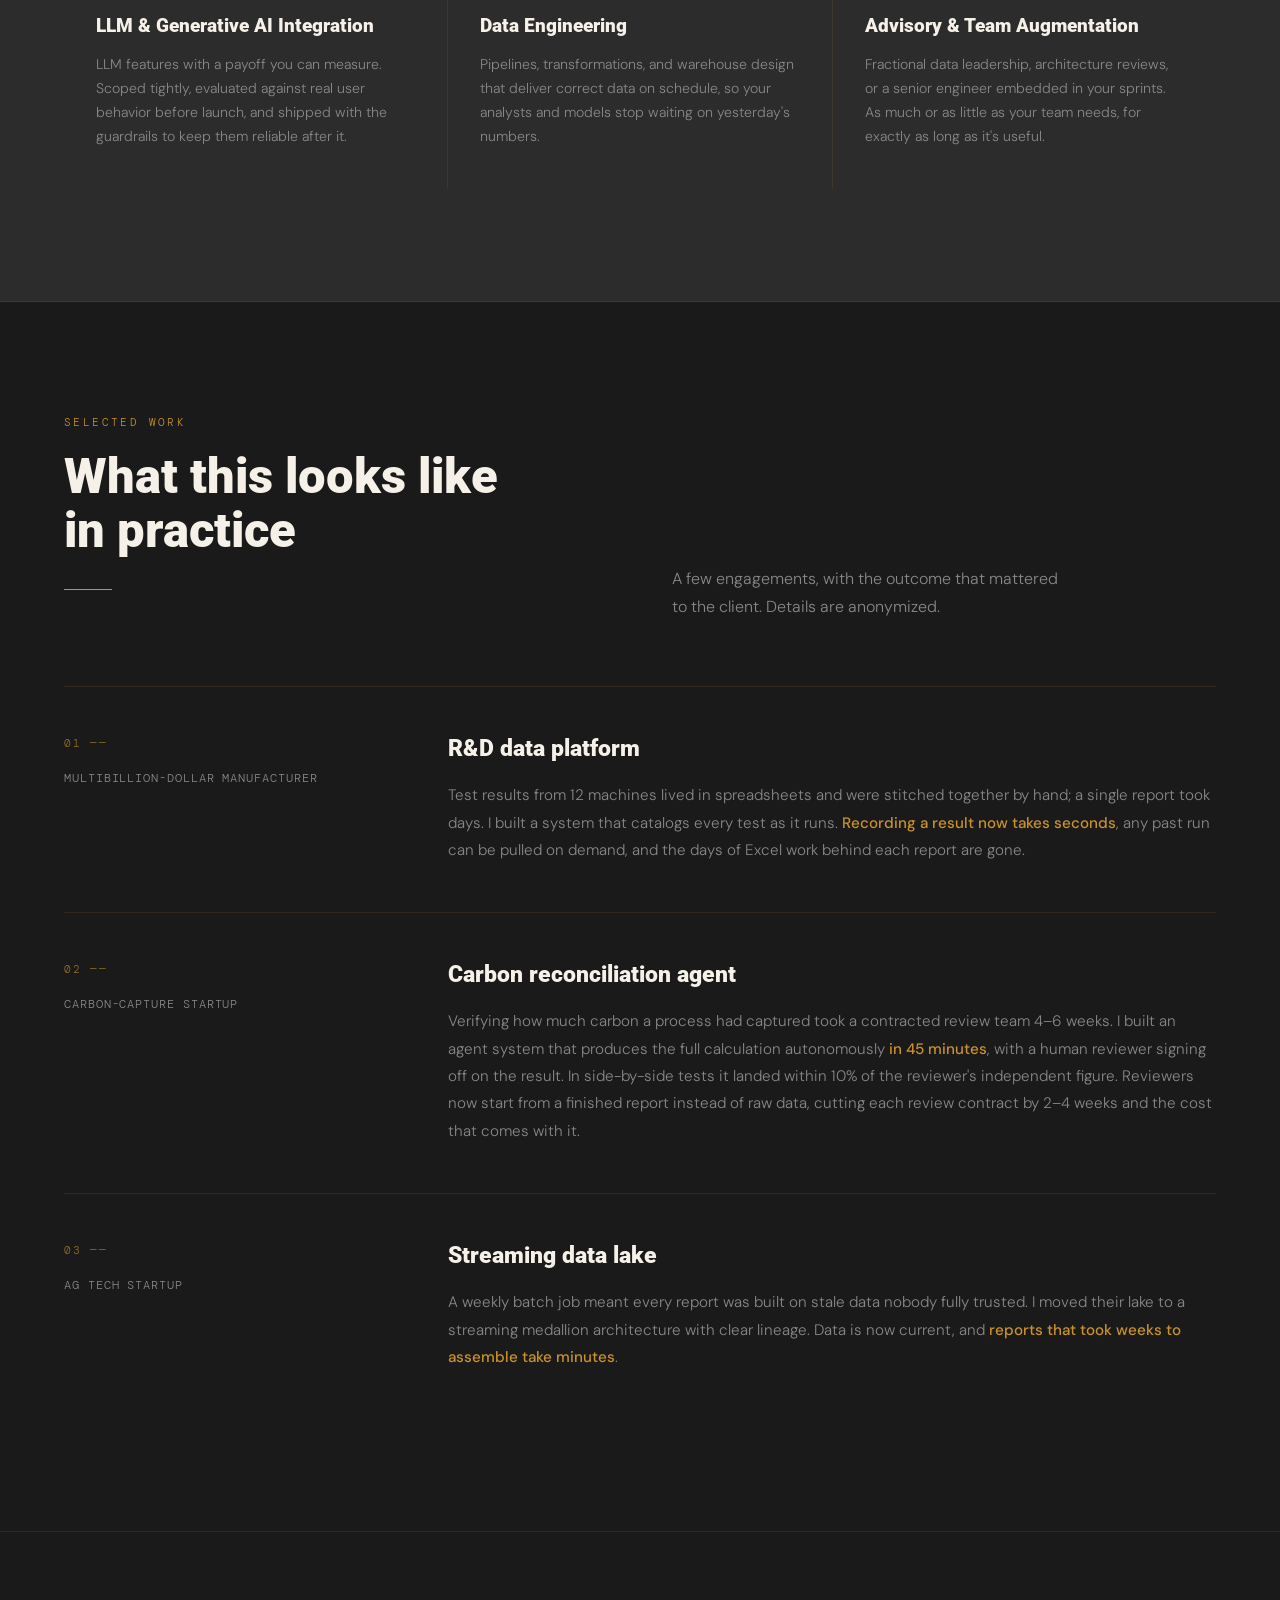
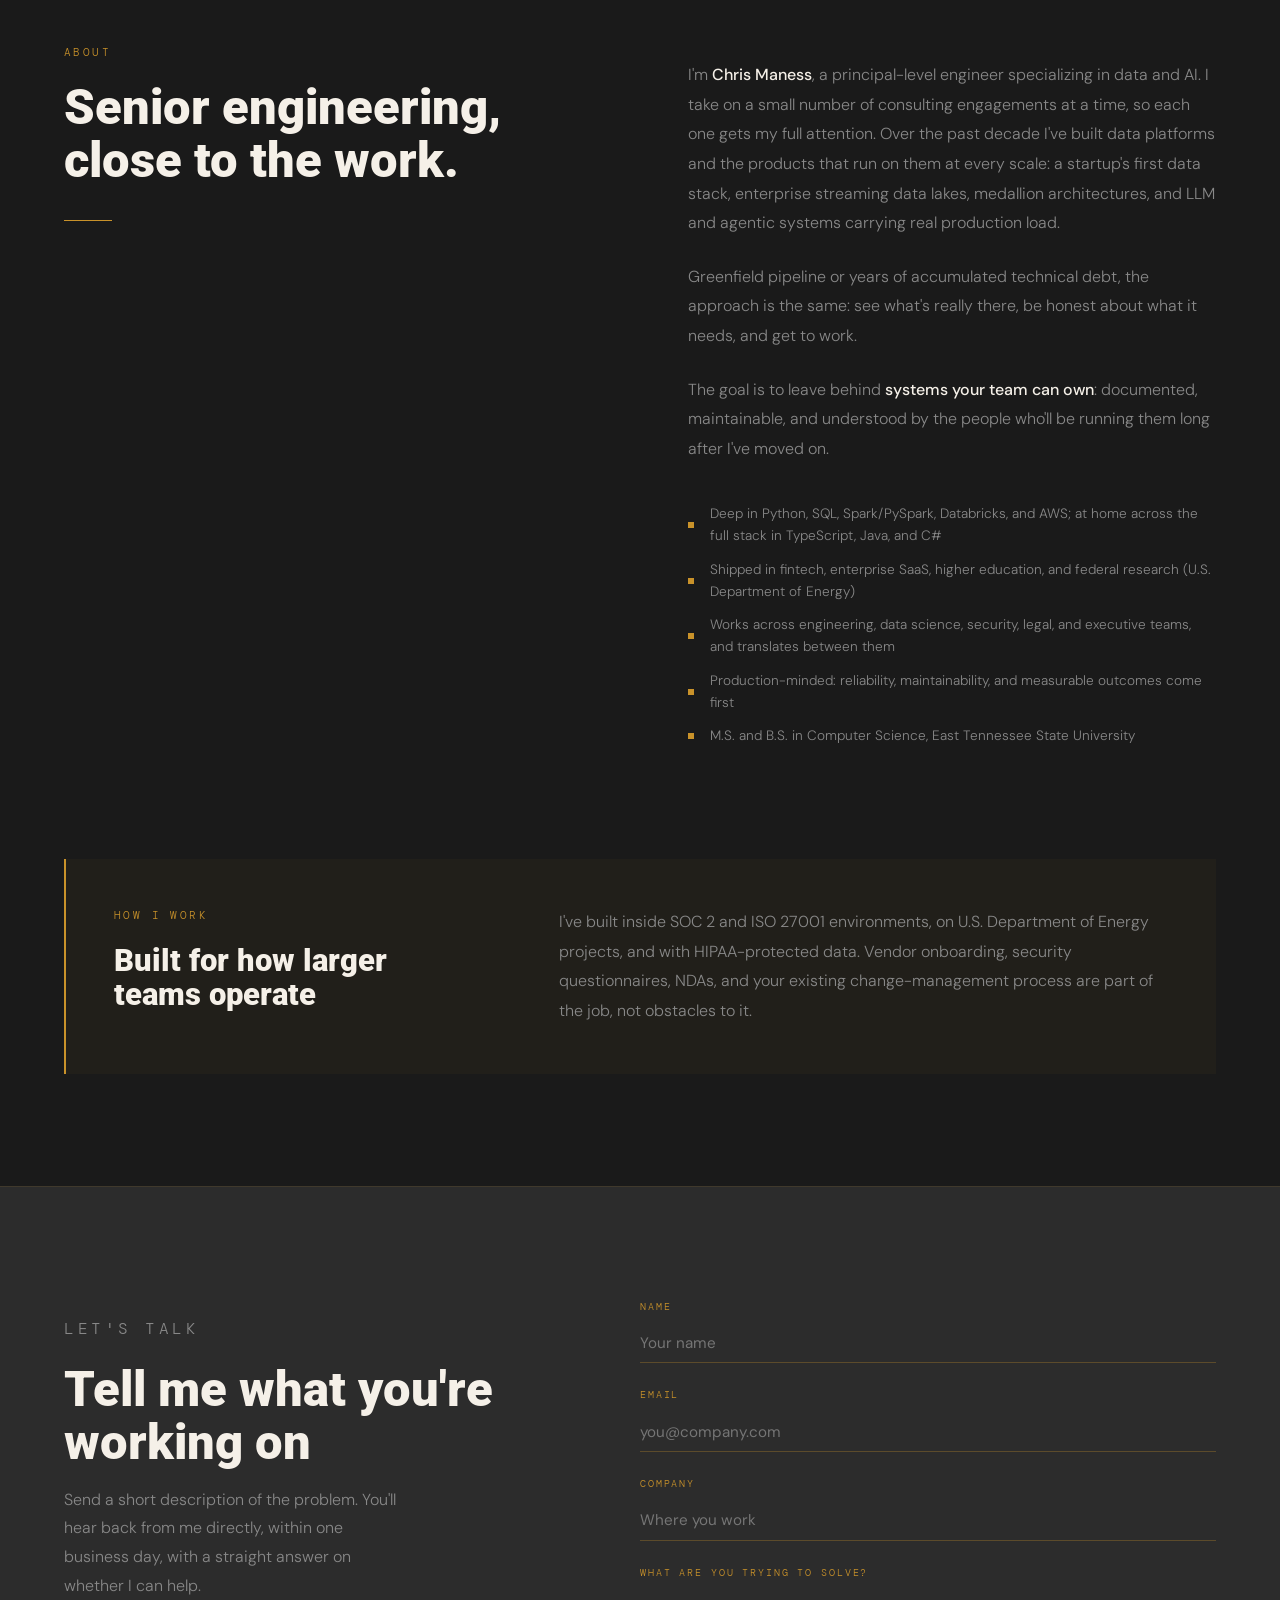
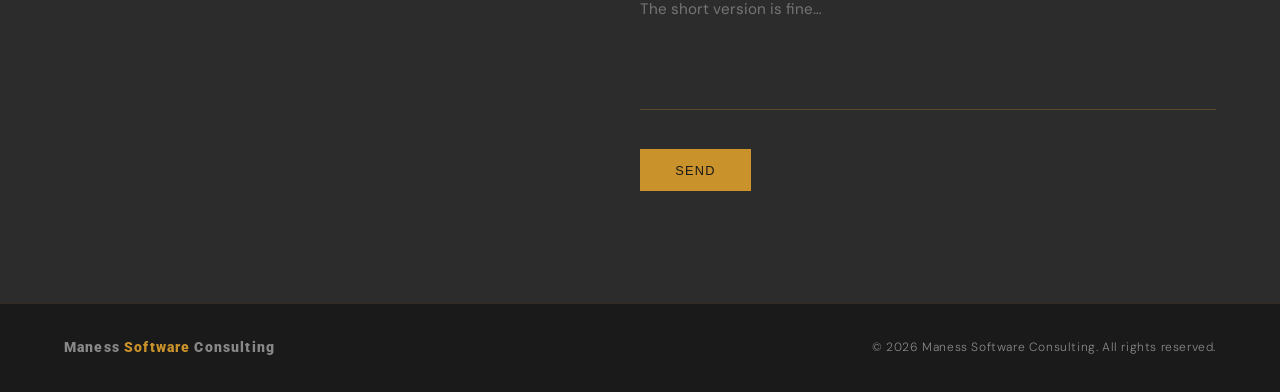
<file: public/index.html>
<!DOCTYPE html>
<html lang="en">
<head>
  <meta charset="UTF-8" />
  <meta name="viewport" content="width=device-width, initial-scale=1.0" />
  <title>Maness Software Consulting | Data &amp; AI Systems Built for Production</title>
  <link rel="icon" href="/favicon.ico" sizes="16x16 32x32 48x48 64x64">
  <link rel="preconnect" href="https://fonts.googleapis.com" />
  <link rel="preconnect" href="https://fonts.gstatic.com" crossorigin />
  <link href="https://fonts.googleapis.com/css2?family=Roboto:wght@400;700;900&family=DM+Sans:wght@300;400;500&family=DM+Mono:wght@400&display=swap" rel="stylesheet" />

  <style>
    :root {
      --charcoal: #1a1a1a;
      --charcoal-mid: #2c2c2c;
      --charcoal-light: #3e3e3e;
      --gold: #c9922a;
      --gold-bright: #e0a83a;
      --cream: #f5f0e8;
      --text-muted: #888;
    }

    *, *::before, *::after {
      box-sizing: border-box;
      margin: 0;
      padding: 0;
    }

    html {
      scroll-behavior: smooth;
    }

    body {
      background: var(--charcoal);
      color: var(--cream);
      font-family: 'DM Sans', sans-serif;
      font-weight: 300;
      line-height: 1.6;
      overflow-x: hidden;
    }

    /* ─── NAV ─── */
    nav {
      position: fixed;
      top: 0;
      width: 100%;
      z-index: 100;
      display: flex;
      justify-content: space-between;
      align-items: center;
      padding: 1.5rem 4rem;
      background: rgba(26,26,26,0.92);
      backdrop-filter: blur(12px);
      border-bottom: 1px solid rgba(201,146,42,0.15);
    }

    .nav-logo {
      display: flex;
      align-items: center;
      font-family: 'Roboto', sans-serif;
      font-size: 1.1rem;
      font-weight: 600;
      letter-spacing: 0.12em;
      text-transform: uppercase;
      color: var(--cream);
      text-decoration: none;
    }

    .nav-logo-text span {
      color: var(--gold);
    }

    .nav-links {
      display: flex;
      gap: 2.5rem;
      list-style: none;
    }

    .nav-links a {
      color: var(--text-muted);
      text-decoration: none;
      font-size: 0.8rem;
      letter-spacing: 0.1em;
      text-transform: uppercase;
      transition: color 0.25s;
    }

    .nav-links a:hover {
      color: var(--gold-bright);
    }

    /* ─── HERO ─── */
    #hero {
      min-height: 100vh;
      display: flex;
      flex-direction: column;
      justify-content: center;
      padding: 8rem 4rem 4rem;
      position: relative;
      overflow: hidden;
    }

    .hero-bg-line {
      position: absolute;
      top: 0; right: 0;
      width: 1px;
      height: 100%;
      background: linear-gradient(to bottom, transparent, var(--gold), transparent);
      opacity: 0.3;
      right: 30%;
    }

    .hero-eyebrow {
      font-family: 'DM Mono', monospace;
      font-size: 0.72rem;
      letter-spacing: 0.2em;
      color: var(--gold);
      text-transform: uppercase;
      margin-bottom: 2rem;
      opacity: 0;
      animation: fadeUp 0.8s 0.2s forwards;
    }

    .hero-heading {
      font-family: 'Roboto', sans-serif;
      font-size: clamp(3rem, 7.5vw, 7.5rem);
      font-weight: 900;
      line-height: 1.05;
      letter-spacing: -0.01em;
      max-width: 820px;
      opacity: 0;
      animation: fadeUp 0.9s 0.4s forwards;
    }

    .hero-heading em {
      font-style: normal;
      color: var(--gold);
    }

    .hero-sub {
      margin-top: 2.5rem;
      font-size: 1.05rem;
      color: var(--text-muted);
      max-width: 480px;
      line-height: 1.7;
      opacity: 0;
      animation: fadeUp 0.9s 0.65s forwards;
    }

    .hero-cta {
      margin-top: 3.5rem;
      display: flex;
      gap: 1.5rem;
      align-items: center;
      opacity: 0;
      animation: fadeUp 0.9s 0.85s forwards;
    }

    .btn-primary {
      display: inline-block;
      padding: 0.85rem 2.2rem;
      background: var(--gold);
      color: var(--charcoal);
      text-decoration: none;
      font-size: 0.8rem;
      font-weight: 500;
      letter-spacing: 0.1em;
      text-transform: uppercase;
      transition: background 0.25s, transform 0.2s;
    }

    .btn-primary:hover {
      background: var(--gold-bright);
      transform: translateY(-1px);
    }

    .btn-ghost {
      font-size: 0.8rem;
      letter-spacing: 0.1em;
      text-transform: uppercase;
      color: var(--cream);
      text-decoration: none;
      opacity: 0.6;
      transition: opacity 0.25s;
      display: flex;
      align-items: center;
      gap: 0.5rem;
    }

    .btn-ghost:hover { opacity: 1; }
    .btn-ghost::after { content: '→'; }

    /* ─── SECTION SHARED ─── */
    section {
      padding: 7rem 4rem;
    }

    .section-label {
      font-family: 'DM Mono', monospace;
      font-size: 0.68rem;
      letter-spacing: 0.22em;
      color: var(--gold);
      text-transform: uppercase;
      margin-bottom: 1.2rem;
    }

    .section-heading {
      font-family: 'Roboto', sans-serif;
      font-size: clamp(2rem, 3.8vw, 3.4rem);
      font-weight: 900;
      line-height: 1.1;
      margin-bottom: 1rem;
    }

    .divider {
      width: 48px;
      height: 1px;
      background: var(--gold);
      margin: 2rem 0;
    }

    /* ─── SERVICES ─── */
    #services {
      background: var(--charcoal-mid);
      border-top: 1px solid rgba(201,146,42,0.12);
      border-bottom: 1px solid rgba(201,146,42,0.12);
    }

    .services-intro {
      display: grid;
      grid-template-columns: 1fr 1fr;
      gap: 4rem;
      margin-bottom: 5rem;
      align-items: end;
    }

    .services-desc {
      color: var(--text-muted);
      font-size: 1rem;
      max-width: 400px;
      line-height: 1.8;
      align-self: end;
    }

    .services-grid {
      display: grid;
      grid-template-columns: repeat(3, 1fr);
      gap: 1px;
      background: rgba(201,146,42,0.1);
    }

    .service-card {
      background: var(--charcoal-mid);
      padding: 2.5rem 2rem;
      position: relative;
      transition: background 0.3s;
      cursor: default;
    }

    .service-card:hover {
      background: var(--charcoal-light);
    }

    .service-card:hover .service-number {
      color: var(--gold-bright);
    }

    .service-number {
      font-family: 'DM Mono', monospace;
      font-size: 0.68rem;
      color: var(--gold);
      opacity: 0.7;
      letter-spacing: 0.15em;
      margin-bottom: 1.5rem;
      transition: color 0.3s;
    }

    .service-title {
      font-family: 'Roboto', sans-serif;
      font-size: 1.2rem;
      font-weight: 900;
      margin-bottom: 1rem;
      line-height: 1.2;
    }

    .service-blurb {
      font-size: 0.88rem;
      color: var(--text-muted);
      line-height: 1.7;
    }

    .service-accent {
      position: absolute;
      bottom: 0; left: 0;
      width: 0;
      height: 2px;
      background: var(--gold);
      transition: width 0.4s ease;
    }

    .service-card:hover .service-accent {
      width: 100%;
    }

    /* ─── STATEMENTS ─── */
    #statements {
      display: flex;
      flex-direction: column;
      gap: 0;
      padding: 0;
    }

    .statement-row {
      padding: 2.2rem 4rem;
      border-bottom: 1px solid rgba(201,146,42,0.08);
      display: flex;
      align-items: center;
      gap: 2rem;
      transition: background 0.2s;
    }

    .statement-row:hover {
      background: rgba(201,146,42,0.04);
    }

    .statement-row:hover .stmt-arrow {
      opacity: 1;
      transform: translateX(4px);
    }

    .stmt-index {
      font-family: 'DM Mono', monospace;
      font-size: 0.65rem;
      color: var(--gold);
      opacity: 0.5;
      min-width: 2rem;
    }

    .stmt-text {
      font-family: 'Roboto', sans-serif;
      font-size: clamp(1.15rem, 2.2vw, 1.8rem);
      font-weight: 900;
      line-height: 1.3;
      flex: 1;
    }

    .stmt-text strong {
      font-weight: 600;
      color: var(--gold);
    }

    .stmt-arrow {
      color: var(--gold);
      opacity: 0;
      transition: opacity 0.2s, transform 0.2s;
      font-size: 1.2rem;
    }

    /* ─── ABOUT ─── */
    #about {
      display: grid;
      grid-template-columns: 1fr 1fr;
      gap: 6rem;
      align-items: start;
    }

    .about-left .section-heading {
      max-width: 440px;
    }

    .about-right {
      padding-top: 1rem;
    }

    .about-right p {
      color: var(--text-muted);
      font-size: 1rem;
      line-height: 1.85;
      margin-bottom: 1.5rem;
    }

    .about-right p strong {
      color: var(--cream);
      font-weight: 500;
    }

    .credentials {
      margin-top: 2.5rem;
      display: flex;
      flex-direction: column;
      gap: 0.75rem;
    }

    .credential {
      display: flex;
      align-items: center;
      gap: 1rem;
      font-size: 0.85rem;
      color: var(--text-muted);
    }

    .credential::before {
      content: '';
      display: inline-block;
      width: 6px;
      height: 6px;
      background: var(--gold);
      flex-shrink: 0;
    }

    /* ─── CONTACT ─── */
    #contact {
      background: var(--charcoal-mid);
      border-top: 1px solid rgba(201,146,42,0.12);
    }

    .contact-inner {
      display: grid;
      grid-template-columns: 1fr 1.2fr;
      gap: 6rem;
      align-items: start;
    }

    .contact-left p {
      color: var(--text-muted);
      font-size: 1rem;
      line-height: 1.8;
      max-width: 340px;
      margin-top: 1rem;
    }

    .contact-tagline {
      margin-top: 3rem;
      font-family: 'Roboto', sans-serif;
      font-size: 1.3rem;
      font-style: normal;
      font-weight: 600;
      color: var(--gold);
      line-height: 1.4;
    }

    .form-group {
      margin-bottom: 1.5rem;
    }

    label {
      display: block;
      font-family: 'DM Mono', monospace;
      font-size: 0.65rem;
      letter-spacing: 0.18em;
      color: var(--gold);
      text-transform: uppercase;
      margin-bottom: 0.5rem;
    }

    input, textarea {
      width: 100%;
      background: transparent;
      border: none;
      border-bottom: 1px solid rgba(201,146,42,0.3);
      color: var(--cream);
      font-family: 'DM Sans', sans-serif;
      font-size: 0.95rem;
      padding: 0.6rem 0;
      outline: none;
      transition: border-color 0.25s;
    }

    input:focus, textarea:focus {
      border-bottom-color: var(--gold-bright);
    }

    textarea {
      resize: none;
      height: 120px;
    }

    .form-submit {
      margin-top: 2rem;
      display: flex;
      align-items: center;
      gap: 1.5rem;
    }

    /* ─── FOOTER ─── */
    footer {
      padding: 2rem 4rem;
      display: flex;
      justify-content: space-between;
      align-items: center;
      border-top: 1px solid rgba(201,146,42,0.12);
    }

    footer p {
      font-size: 0.75rem;
      color: var(--text-muted);
      letter-spacing: 0.05em;
    }

    footer .footer-logo {
      font-family: 'Roboto', sans-serif;
      font-size: 0.9rem;
      font-weight: 900;
      letter-spacing: 0.08em;
    }

    footer .footer-logo span { color: var(--gold); }

    /* ─── WORK ─── */
    #work {
      border-bottom: 1px solid rgba(201,146,42,0.12);
    }

    .work-intro {
      display: grid;
      grid-template-columns: 1fr 1fr;
      gap: 4rem;
      margin-bottom: 4rem;
      align-items: end;
    }

    .work-desc {
      color: var(--text-muted);
      font-size: 1rem;
      max-width: 400px;
      line-height: 1.8;
      align-self: end;
    }

    .work-item {
      display: grid;
      grid-template-columns: 1fr 2.4fr;
      gap: 4rem;
      padding: 3rem 0;
      border-top: 1px solid rgba(201,146,42,0.12);
      transition: background 0.3s;
    }

    .work-item:hover {
      background: rgba(201,146,42,0.03);
    }

    .work-number {
      font-family: 'DM Mono', monospace;
      font-size: 0.68rem;
      color: var(--gold);
      opacity: 0.7;
      letter-spacing: 0.15em;
      margin-bottom: 1rem;
    }

    .work-client {
      font-family: 'DM Mono', monospace;
      font-size: 0.72rem;
      line-height: 1.7;
      color: var(--text-muted);
      text-transform: uppercase;
      letter-spacing: 0.08em;
    }

    .work-title {
      font-family: 'Roboto', sans-serif;
      font-size: 1.45rem;
      font-weight: 900;
      line-height: 1.2;
      margin-bottom: 1.2rem;
    }

    .work-text {
      font-size: 0.95rem;
      color: var(--text-muted);
      line-height: 1.8;
    }

    .work-text strong {
      color: var(--gold);
      font-weight: 500;
    }

    /* ─── HOW I WORK ─── */
    #how-i-work {
      padding-top: 0;
    }

    .how-panel {
      background: rgba(201,146,42,0.04);
      border-left: 2px solid var(--gold);
      padding: 3rem;
      display: grid;
      grid-template-columns: 1fr 1.6fr;
      gap: 4rem;
      align-items: start;
    }

    .how-panel .section-heading {
      font-size: clamp(1.5rem, 2.4vw, 2.1rem);
      margin-bottom: 0;
      max-width: 320px;
    }

    .how-body {
      color: var(--text-muted);
      font-size: 1rem;
      line-height: 1.85;
    }

    .how-body strong {
      color: var(--cream);
      font-weight: 500;
    }

    /* ─── ANIMATIONS ─── */
    @keyframes fadeUp {
      from { opacity: 0; transform: translateY(20px); }
      to   { opacity: 1; transform: translateY(0); }
    }

    /* ─── RESPONSIVE ─── */

    /* Below the desktop width the headline reaches past the 30% mark, so the
       decorative rule anchors to the right edge of the content column instead
       of running through the text. */
    @media (max-width: 1279px) {
      .hero-bg-line { right: 4rem; }
    }

    /* Large tablets / small laptops: three service cards get too narrow here. */
    @media (max-width: 1200px) {
      .services-grid { grid-template-columns: repeat(2, 1fr); }
    }

    /* 11–13" tablets and small laptops: step the gutters down towards the
       tablet layout instead of dropping straight from 4rem to 2rem. */
    @media (max-width: 1100px) {
      nav { padding: 1.25rem 3rem; }
      #hero, section { padding-left: 3rem; padding-right: 3rem; }
      section { padding-top: 6rem; padding-bottom: 6rem; }
      footer { padding: 2rem 3rem; }
      .statement-row { padding-left: 3rem; padding-right: 3rem; }
      .hero-bg-line { right: 3rem; }

      .services-intro, .work-intro { gap: 3rem; }
      .work-item { gap: 3rem; }
      #about { gap: 4rem; }
      .how-panel { gap: 3rem; padding: 2.5rem; }
      .contact-inner { gap: 4rem; }
    }

    /* Tablet / small laptop: collapse the two-column layouts, trim the gutters. */
    @media (max-width: 900px) {
      nav {
        padding: 1rem 2rem;
        flex-wrap: wrap;
        justify-content: center;
        gap: 0.55rem 2rem;
      }
      .nav-logo { font-size: 0.95rem; }
      .nav-links { gap: 1.5rem; flex-wrap: wrap; justify-content: center; }
      .nav-links a { font-size: 0.72rem; }

      #hero, section { padding-left: 2rem; padding-right: 2rem; }
      #hero { padding-top: 9rem; padding-bottom: 3.5rem; }
      section { padding-top: 5rem; padding-bottom: 5rem; }
      footer { padding: 2rem; flex-direction: column; gap: 0.5rem; text-align: center; }
      .statement-row { padding-left: 2rem; padding-right: 2rem; }
      .hero-bg-line { right: 2rem; }

      .services-intro { grid-template-columns: 1fr; gap: 1.25rem; margin-bottom: 3rem; }
      .services-grid { grid-template-columns: repeat(2, 1fr); }
      .service-card { padding: 2rem 1.5rem; }
      .services-desc, .work-desc { max-width: 520px; }
      #about { grid-template-columns: 1fr; gap: 2rem; }
      .about-right { padding-top: 0; }
      .about-left .section-heading { max-width: none; }
      .contact-inner { grid-template-columns: 1fr; gap: 2.5rem; }
      .contact-left p { max-width: 520px; }
      .contact-right { max-width: 34rem; }
      .work-intro { grid-template-columns: 1fr; gap: 1.25rem; margin-bottom: 2.5rem; }
      .work-item { grid-template-columns: 1fr; gap: 1.25rem; padding: 2.5rem 0; }
      .how-panel { grid-template-columns: 1fr; gap: 1.25rem; padding: 2rem; }
      .how-panel .section-heading { max-width: none; }
      /* Single column here, so cap the measure rather than let prose run the
         full width of a tablet. */
      .about-right p, .credentials, .how-body, .work-text { max-width: 34rem; }
    }

    /* Phones: tighten vertical rhythm so the page reads as intentional, not stretched. */
    @media (max-width: 700px) {
      nav { padding-left: 1.5rem; padding-right: 1.5rem; }
      #hero, section { padding-left: 1.5rem; padding-right: 1.5rem; }
      #hero { padding-top: 8.5rem; padding-bottom: 3rem; }
      section { padding-top: 3.5rem; padding-bottom: 3.5rem; }
      footer { padding: 1.75rem 1.5rem; }
      .statement-row { padding: 1.6rem 1.5rem; gap: 1.25rem; }

      /* Decorative hero rule sits on top of the headline once it goes full-width. */
      .hero-bg-line { display: none; }
      .hero-eyebrow { margin-bottom: 1.25rem; }
      .hero-sub { margin-top: 1.5rem; font-size: 1rem; line-height: 1.6; }
      .hero-cta { margin-top: 2.25rem; gap: 1.25rem; flex-wrap: wrap; }

      .section-label { margin-bottom: 0.75rem; }
      .section-heading { margin-bottom: 0.75rem; }
      .divider { margin: 1.25rem 0; }

      .services-intro { gap: 0.75rem; margin-bottom: 2rem; }
      .services-grid { grid-template-columns: 1fr; }
      .service-card { padding: 1.75rem 1.5rem; }
      .service-number { margin-bottom: 1rem; }
      .service-title { margin-bottom: 0.65rem; }
      .service-blurb { line-height: 1.65; }
      .services-desc, .work-desc { font-size: 0.95rem; line-height: 1.7; max-width: none; }

      .work-intro { gap: 0.75rem; margin-bottom: 1.75rem; }
      .work-item { gap: 0.9rem; padding: 2rem 0; }
      .work-number { margin-bottom: 0.4rem; }
      .work-title { font-size: 1.3rem; margin-bottom: 0.75rem; }
      .work-text { font-size: 0.92rem; line-height: 1.7; }

      #about { gap: 1.5rem; }
      .about-right p { font-size: 0.95rem; line-height: 1.7; margin-bottom: 1rem; }
      .credentials { margin-top: 1.75rem; gap: 0.85rem; }
      .credential { align-items: flex-start; gap: 0.85rem; line-height: 1.6; }
      .credential::before { margin-top: 0.5em; }

      .how-panel { padding: 1.75rem 1.5rem; gap: 1rem; }
      .how-body { font-size: 0.95rem; line-height: 1.7; }

      .contact-inner { gap: 2rem; }
      .contact-left p { font-size: 0.95rem; line-height: 1.7; max-width: none; margin-top: 0.75rem; }
      .contact-tagline { margin-top: 2rem; }
      .form-group { margin-bottom: 1.25rem; }
      /* 16px keeps iOS from zooming the viewport on focus. */
      input, textarea { font-size: 1rem; }
      textarea { height: 110px; }
      .form-submit { margin-top: 1.5rem; }
    }

    /* Small phones: a final pass of tightening. */
    @media (max-width: 480px) {
      nav { padding: 0.85rem 1.25rem; gap: 0.5rem 1.25rem; }
      .nav-logo { font-size: 0.82rem; letter-spacing: 0.1em; }
      .nav-links { gap: 1.15rem; }
      .nav-links a { font-size: 0.68rem; }

      #hero, section { padding-left: 1.25rem; padding-right: 1.25rem; }
      #hero { padding-top: 7.5rem; padding-bottom: 2.5rem; }
      section { padding-top: 3rem; padding-bottom: 3rem; }
      footer { padding: 1.5rem 1.25rem; }
      .statement-row { padding-left: 1.25rem; padding-right: 1.25rem; }

      .hero-sub { margin-top: 1.25rem; font-size: 0.95rem; }
      .hero-cta { margin-top: 2rem; gap: 1rem; }
      .btn-primary { padding: 0.8rem 1.6rem; }

      .section-heading { font-size: 1.8rem; }
      .divider { margin: 1rem 0; }

      .services-intro { margin-bottom: 1.5rem; }
      .service-card { padding: 1.5rem 1.25rem; }
      .work-intro { margin-bottom: 1.5rem; }
      .work-item { padding: 1.75rem 0; }
      .how-panel { padding: 1.5rem 1.25rem; }
      .credentials { margin-top: 1.5rem; }
      textarea { height: 100px; }
    }
  </style>
</head>
<body>

<!-- NAV -->
<nav>
  <a class="nav-logo" href="#hero" aria-label="Maness Software Consulting home">
    <span class="nav-logo-text">Maness <span>Software</span> Consulting</span>
  </a>
  <ul class="nav-links">
    <li><a href="#services">Services</a></li>
    <li><a href="#work">Work</a></li>
    <li><a href="#about">About</a></li>
    <li><a href="#contact">Contact</a></li>
  </ul>
</nav>

<!-- HERO -->
<section id="hero">
  <div class="hero-bg-line"></div>
  <p class="hero-eyebrow">Data &amp; AI Consulting</p>
  <h1 class="hero-heading">
    Data and AI systems that ship and<br>
    <em>keep running.</em>
  </h1>
  <p class="hero-sub">
    I build data platforms, analytics, and LLM features that hold up after launch: scoped to the real problem, built to be maintained, and handed to a team that can run them without me.
  </p>
  <div class="hero-cta">
    <a href="#contact" class="btn-primary">Get in touch</a>
    <a href="#services" class="btn-ghost">See what I do</a>
  </div>
</section>

<!-- SERVICES -->
<section id="services">
  <div class="services-intro">
    <div>
      <p class="section-label">What I Do</p>
      <h2 class="section-heading">Where I can help</h2>
      <div class="divider"></div>
    </div>
    <p class="services-desc">
      I work with leadership and engineering teams to scope, build, and ship data and AI systems, and to make sure they're still earning their keep six months after launch.
    </p>
  </div>

  <div class="services-grid">
    <div class="service-card">
      <p class="service-number">01 ——</p>
      <h3 class="service-title">Data Strategy &amp; Architecture</h3>
      <p class="service-blurb">The foundation everything else rests on. I design the data platform your analytics and AI will depend on, whether you're starting from scattered spreadsheets or untangling a decade of one-off systems.</p>
      <div class="service-accent"></div>
    </div>
    <div class="service-card">
      <p class="service-number">02 ——</p>
      <h3 class="service-title">AI &amp; Machine Learning</h3>
      <p class="service-blurb">Practical ML, sized to the problem in front of you: document understanding, agentic validation workflows, and custom PyTorch and TensorFlow models when off-the-shelf won't cut it.</p>
      <div class="service-accent"></div>
    </div>
    <div class="service-card">
      <p class="service-number">03 ——</p>
      <h3 class="service-title">Analytics &amp; Business Intelligence</h3>
      <p class="service-blurb">Reporting that answers the questions your team is actually asking, built on operational data you'd be comfortable defending in a board meeting.</p>
      <div class="service-accent"></div>
    </div>
    <div class="service-card">
      <p class="service-number">04 ——</p>
      <h3 class="service-title">LLM &amp; Generative AI Integration</h3>
      <p class="service-blurb">LLM features with a payoff you can measure. Scoped tightly, evaluated against real user behavior before launch, and shipped with the guardrails to keep them reliable after it.</p>
      <div class="service-accent"></div>
    </div>
    <div class="service-card">
      <p class="service-number">05 ——</p>
      <h3 class="service-title">Data Engineering</h3>
      <p class="service-blurb">Pipelines, transformations, and warehouse design that deliver correct data on schedule, so your analysts and models stop waiting on yesterday's numbers.</p>
      <div class="service-accent"></div>
    </div>
    <div class="service-card">
      <p class="service-number">06 ——</p>
      <h3 class="service-title">Advisory &amp; Team Augmentation</h3>
      <p class="service-blurb">Fractional data leadership, architecture reviews, or a senior engineer embedded in your sprints. As much or as little as your team needs, for exactly as long as it's useful.</p>
      <div class="service-accent"></div>
    </div>
  </div>
</section>

<!-- WORK -->
<section id="work">
  <div class="work-intro">
    <div>
      <p class="section-label">Selected Work</p>
      <h2 class="section-heading">What this looks like<br>in practice</h2>
      <div class="divider"></div>
    </div>
    <p class="work-desc">
      A few engagements, with the outcome that mattered to the client. Details are anonymized.
    </p>
  </div>

  <div class="work-list">
    <article class="work-item">
      <div class="work-meta">
        <p class="work-number">01 ——</p>
        <p class="work-client">Multibillion-dollar manufacturer</p>
      </div>
      <div class="work-body">
        <h3 class="work-title">R&amp;D data platform</h3>
        <p class="work-text">Test results from 12 machines lived in spreadsheets and were stitched together by hand; a single report took days. I built a system that catalogs every test as it runs. <strong>Recording a result now takes seconds</strong>, any past run can be pulled on demand, and the days of Excel work behind each report are gone.</p>
      </div>
    </article>

    <article class="work-item">
      <div class="work-meta">
        <p class="work-number">02 ——</p>
        <p class="work-client">Carbon-capture startup</p>
      </div>
      <div class="work-body">
        <h3 class="work-title">Carbon reconciliation agent</h3>
        <p class="work-text">Verifying how much carbon a process had captured took a contracted review team 4–6 weeks. I built an agent system that produces the full calculation autonomously <strong>in 45 minutes</strong>, with a human reviewer signing off on the result. In side-by-side tests it landed within 10% of the reviewer's independent figure. Reviewers now start from a finished report instead of raw data, cutting each review contract by 2–4 weeks and the cost that comes with it.</p>
      </div>
    </article>

    <article class="work-item">
      <div class="work-meta">
        <p class="work-number">03 ——</p>
        <p class="work-client">Ag tech startup</p>
      </div>
      <div class="work-body">
        <h3 class="work-title">Streaming data lake</h3>
        <p class="work-text">A weekly batch job meant every report was built on stale data nobody fully trusted. I moved their lake to a streaming medallion architecture with clear lineage. Data is now current, and <strong>reports that took weeks to assemble take minutes</strong>.</p>
      </div>
    </article>
  </div>
</section>

<!-- ABOUT -->
<section id="about">
  <div class="about-left">
    <p class="section-label">About</p>
    <h2 class="section-heading">Senior engineering, close to the work.</h2>
    <div class="divider"></div>
  </div>
  <div class="about-right">
    <p>
      I'm <strong>Chris Maness</strong>, a principal-level engineer specializing in data and AI. I take on a small number of consulting engagements at a time, so each one gets my full attention. Over the past decade I've built data platforms and the products that run on them at every scale: a startup's first data stack, enterprise streaming data lakes, medallion architectures, and LLM and agentic systems carrying real production load.
    </p>
    <p>
      Greenfield pipeline or years of accumulated technical debt, the approach is the same: see what's really there, be honest about what it needs, and get to work.
    </p>
    <p>
      The goal is to leave behind <strong>systems your team can own</strong>: documented, maintainable, and understood by the people who'll be running them long after I've moved on.
    </p>
    <div class="credentials">
      <div class="credential">Deep in Python, SQL, Spark/PySpark, Databricks, and AWS; at home across the full stack in TypeScript, Java, and C#</div>
      <div class="credential">Shipped in fintech, enterprise SaaS, higher education, and federal research (U.S. Department of Energy)</div>
      <div class="credential">Works across engineering, data science, security, legal, and executive teams, and translates between them</div>
      <div class="credential">Production-minded: reliability, maintainability, and measurable outcomes come first</div>
      <div class="credential">M.S. and B.S. in Computer Science, East Tennessee State University</div>
    </div>
  </div>
</section>

<!-- HOW I WORK -->
<section id="how-i-work">
  <div class="how-panel">
    <div>
      <p class="section-label">How I Work</p>
      <h2 class="section-heading">Built for how larger teams operate</h2>
    </div>
    <p class="how-body">
      I've built inside SOC 2 and ISO 27001 environments, on U.S. Department of Energy projects, and with HIPAA-protected data. Vendor onboarding, security questionnaires, NDAs, and your existing change-management process are part of the job, not obstacles to it.
    </p>
  </div>
</section>

<!-- CONTACT -->
<section id="contact">
  <div class="contact-inner">
    <div class="contact-left">
      <p class="section-label">Let's Talk</p>
      <h2 class="section-heading">Tell me what you're working on</h2>
      <p>Send a short description of the problem. You'll hear back from me directly, within one business day, with a straight answer on whether I can help.</p>
    </div>
    <div class="contact-right">
      <form id="contact-form" action="https://api.web3forms.com/submit" method="POST">
        <input type="hidden" name="access_key" value="3c3b1117-a781-49d5-a3b8-685adb78a9c9">
        <input type="hidden" name="subject" value="New inquiry from manessconsulting site">
        <input type="hidden" name="from_name" value="Maness Software Consulting">
        <input type="checkbox" name="botcheck" class="hidden" style="display:none;" tabindex="-1" autocomplete="off">
        <div class="form-group">
          <label for="name">Name</label>
          <input type="text" id="name" name="name" placeholder="Your name" required />
        </div>
        <div class="form-group">
          <label for="email">Email</label>
          <input type="email" id="email" name="email" placeholder="you@company.com" required />
        </div>
        <div class="form-group">
          <label for="company">Company</label>
          <input type="text" id="company" name="company" placeholder="Where you work" />
        </div>
        <div class="form-group">
          <label for="message">What are you trying to solve?</label>
          <textarea id="message" name="message" placeholder="The short version is fine…" required></textarea>
        </div>
        <div class="form-submit">
          <button type="submit" id="form-submit-btn" class="btn-primary" style="border:none;cursor:pointer;">Send</button>
        </div>
      </form>
      <p id="form-success" style="display:none;margin-top:1.5rem;color:var(--gold);font-family:'Roboto',sans-serif;font-size:1.1rem;font-weight:600;">
        Got it. You'll hear back from me directly within one business day.
      </p>
      <p id="form-error" style="display:none;margin-top:1.5rem;color:#c0392b;font-family:'Roboto',sans-serif;font-size:1rem;">
        Something went wrong sending that. Please try again, or email me directly.
      </p>
    </div>
  </div>
</section>

<!-- FOOTER -->
<footer>
  <p class="footer-logo">Maness <span>Software</span> Consulting</p>
  <p>© 2026 Maness Software Consulting. All rights reserved.</p>
</footer>

<script>
  const contactForm = document.getElementById('contact-form');
  contactForm.addEventListener('submit', async (e) => {
    e.preventDefault();
    const btn = document.getElementById('form-submit-btn');
    const errorEl = document.getElementById('form-error');
    errorEl.style.display = 'none';
    btn.disabled = true;
    btn.textContent = 'Sending…';
    try {
      const res = await fetch(contactForm.action, {
        method: 'POST',
        headers: { 'Accept': 'application/json' },
        body: new FormData(contactForm)
      });
      const data = await res.json();
      if (res.ok && data.success) {
        contactForm.style.display = 'none';
        document.getElementById('form-success').style.display = 'block';
      } else {
        throw new Error(data.message || 'Submission failed');
      }
    } catch (err) {
      console.error('Contact form error:', err);
      errorEl.style.display = 'block';
      btn.disabled = false;
      btn.textContent = 'Send';
    }
  });

  // Subtle scroll fade-in for service cards and statement rows
  const observer = new IntersectionObserver((entries) => {
    entries.forEach(entry => {
      if (entry.isIntersecting) {
        entry.target.style.opacity = '1';
        entry.target.style.transform = 'translateY(0)';
      }
    });
  }, { threshold: 0.1 });

  document.querySelectorAll('.service-card').forEach((el, i) => {
    el.style.opacity = '0';
    el.style.transform = 'translateY(16px)';
    el.style.transition = `opacity 0.6s ${i * 0.08}s, transform 0.6s ${i * 0.08}s, background 0.3s`;
    observer.observe(el);
  });

  document.querySelectorAll('.work-item').forEach((el, i) => {
    el.style.opacity = '0';
    el.style.transform = 'translateY(16px)';
    el.style.transition = `opacity 0.6s ${i * 0.08}s, transform 0.6s ${i * 0.08}s, background 0.3s`;
    observer.observe(el);
  });

  document.querySelectorAll('.statement-row').forEach((el, i) => {
    el.style.opacity = '0';
    el.style.transform = 'translateX(-12px)';
    el.style.transition = `opacity 0.5s ${i * 0.1}s, transform 0.5s ${i * 0.1}s, background 0.2s`;
    observer.observe(el);
  });
</script>
</body>
</html>
</file>
